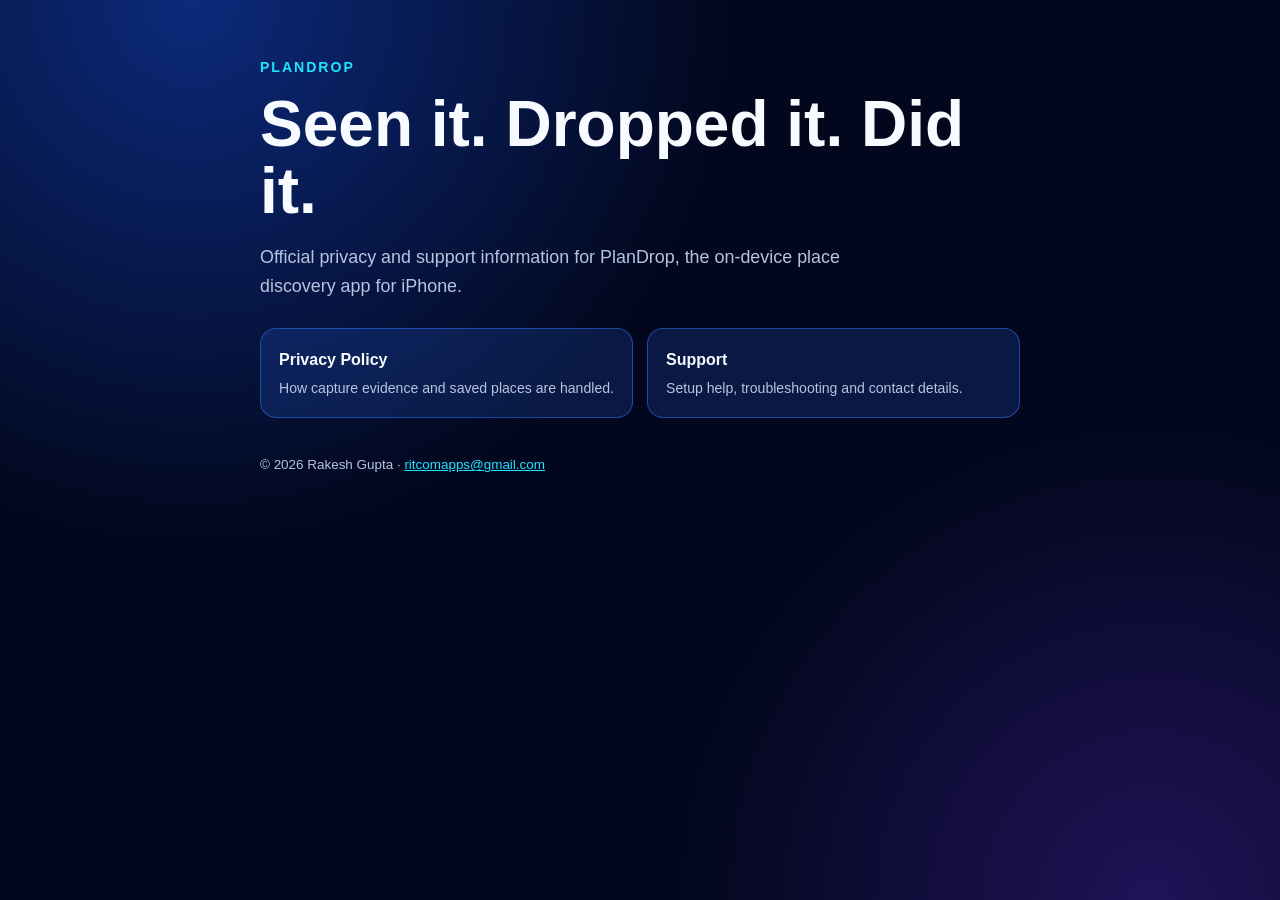
<file: index.html>
<!doctype html>
<html lang="en">
<head>
  <meta charset="utf-8">
  <meta name="viewport" content="width=device-width, initial-scale=1">
  <meta name="description" content="Official privacy and support information for PlanDrop.">
  <title>PlanDrop — Privacy & Support</title>
  <link rel="stylesheet" href="styles.css">
</head>
<body>
  <main>
    <div class="brand">PlanDrop</div>
    <h1>Seen it. Dropped it. Did it.</h1>
    <p class="lede">Official privacy and support information for PlanDrop, the on-device place discovery app for iPhone.</p>
    <div class="actions">
      <a class="action" href="privacy.html">Privacy Policy<span>How capture evidence and saved places are handled.</span></a>
      <a class="action" href="support.html">Support<span>Setup help, troubleshooting and contact details.</span></a>
    </div>
    <footer>© 2026 Rakesh Gupta · <a href="mailto:ritcomapps@gmail.com">ritcomapps@gmail.com</a></footer>
  </main>
</body>
</html>
</file>
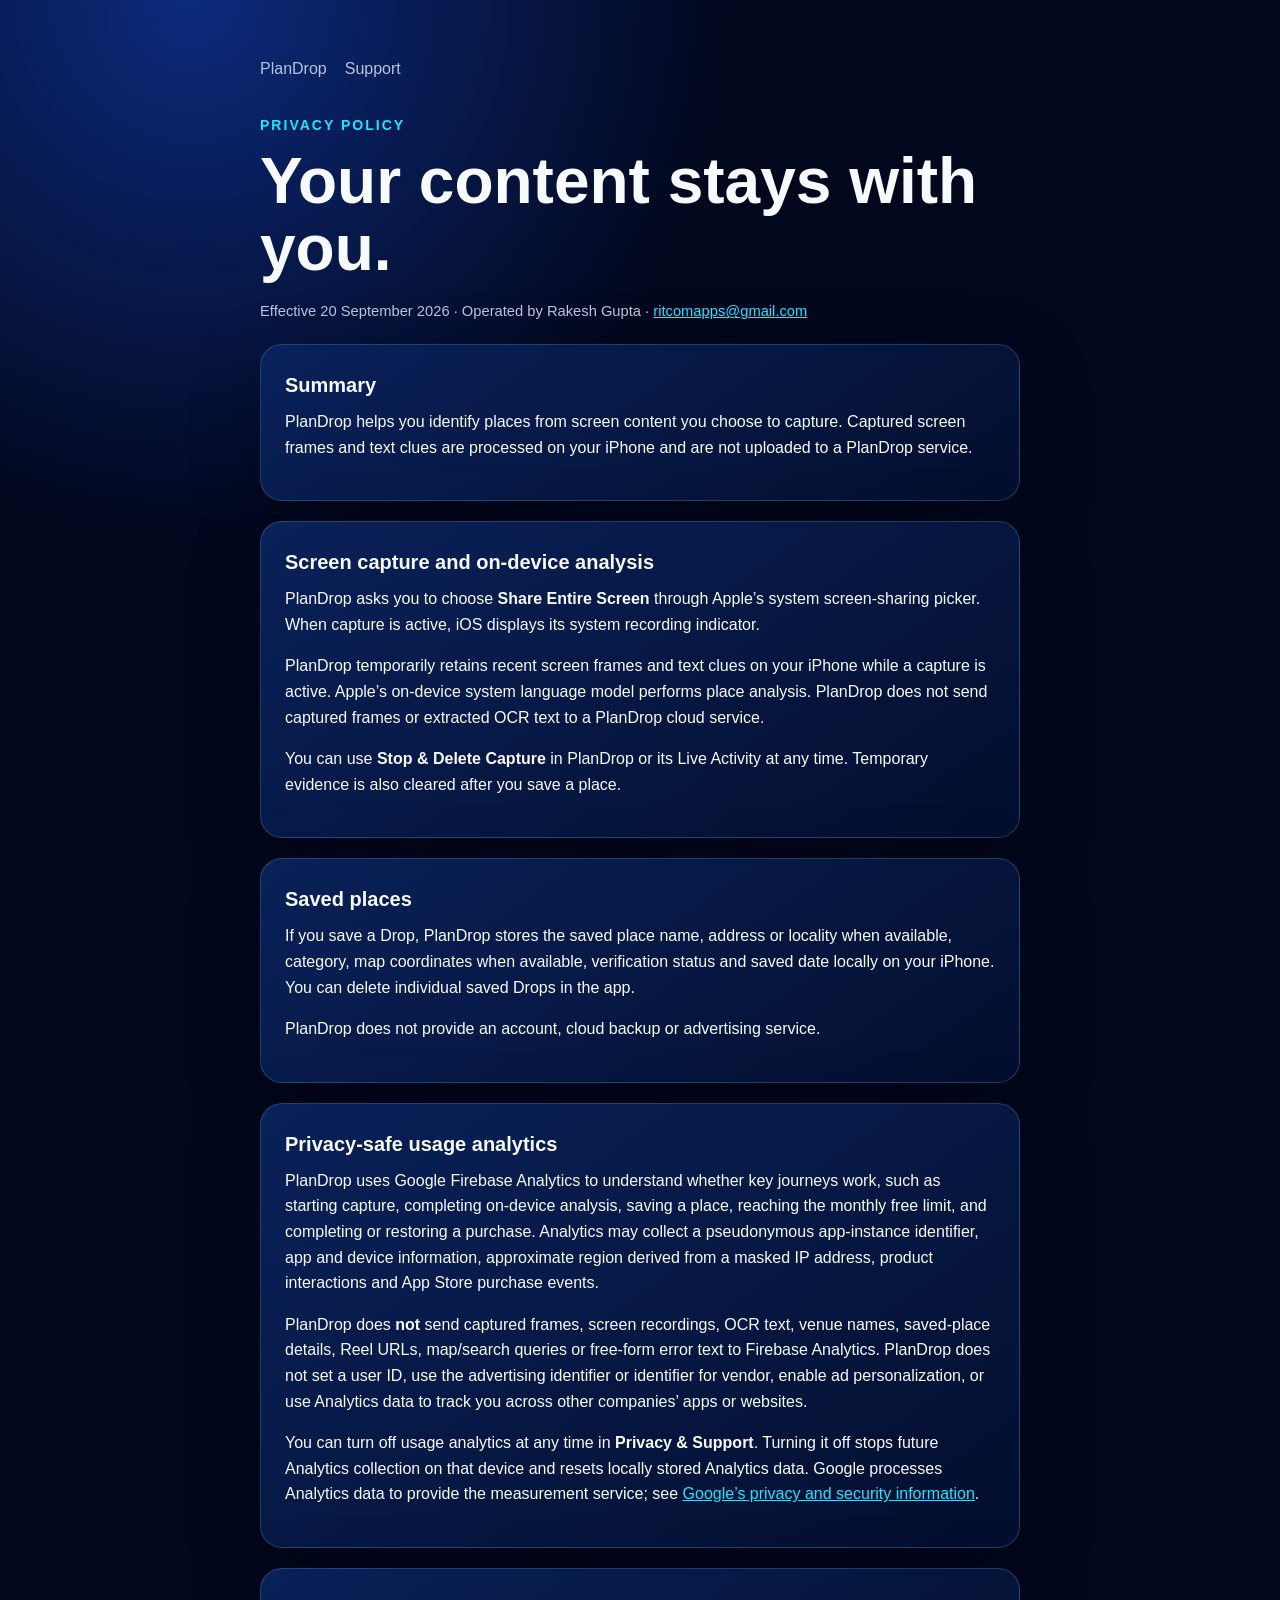
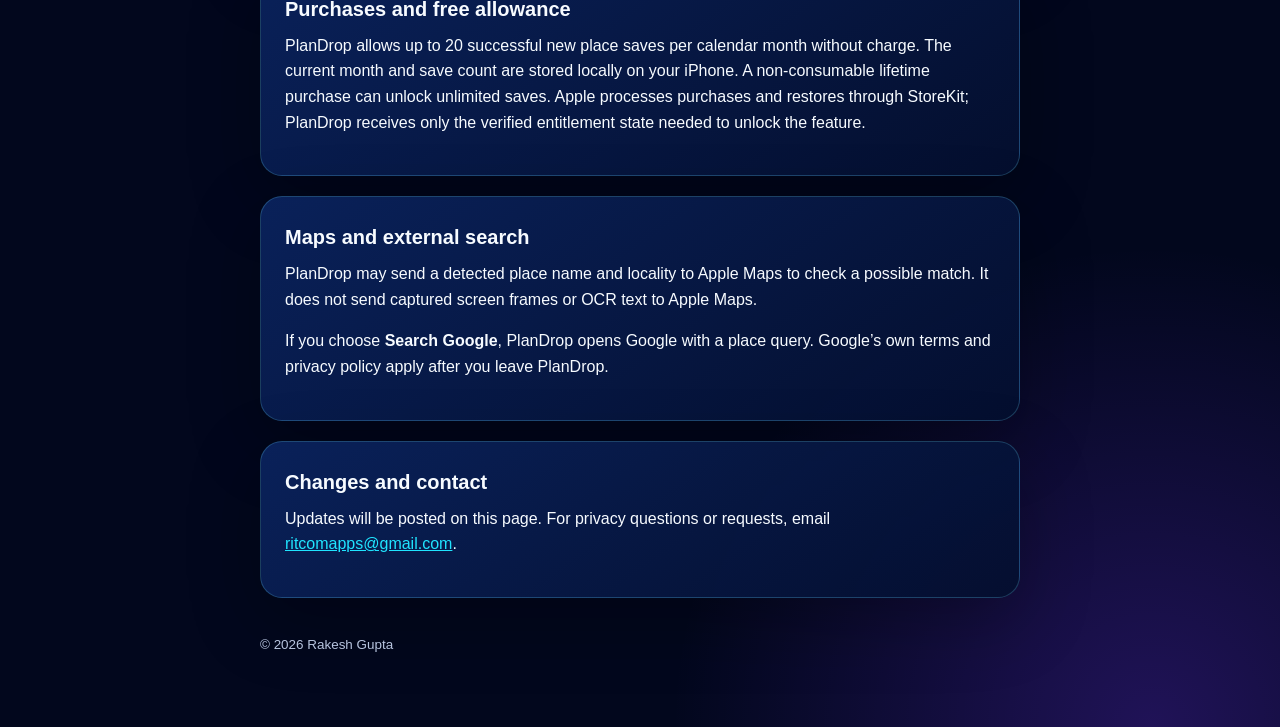
<file: privacy.html>
<!doctype html>
<html lang="en">
<head>
  <meta charset="utf-8">
  <meta name="viewport" content="width=device-width, initial-scale=1">
  <meta name="description" content="PlanDrop Privacy Policy.">
  <title>Privacy Policy — PlanDrop</title>
  <link rel="stylesheet" href="styles.css">
</head>
<body>
  <main>
    <nav><a href="index.html">PlanDrop</a><a href="support.html">Support</a></nav>
    <div class="brand">Privacy Policy</div>
    <h1>Your content stays with you.</h1>
    <p class="meta">Effective 20 September 2026 · Operated by Rakesh Gupta · <a href="mailto:ritcomapps@gmail.com">ritcomapps@gmail.com</a></p>

    <section class="card">
      <h2>Summary</h2>
      <p>PlanDrop helps you identify places from screen content you choose to capture. Captured screen frames and text clues are processed on your iPhone and are not uploaded to a PlanDrop service.</p>
    </section>

    <section class="card">
      <h2>Screen capture and on-device analysis</h2>
      <p>PlanDrop asks you to choose <strong>Share Entire Screen</strong> through Apple’s system screen-sharing picker. When capture is active, iOS displays its system recording indicator.</p>
      <p>PlanDrop temporarily retains recent screen frames and text clues on your iPhone while a capture is active. Apple’s on-device system language model performs place analysis. PlanDrop does not send captured frames or extracted OCR text to a PlanDrop cloud service.</p>
      <p>You can use <strong>Stop &amp; Delete Capture</strong> in PlanDrop or its Live Activity at any time. Temporary evidence is also cleared after you save a place.</p>
    </section>

    <section class="card">
      <h2>Saved places</h2>
      <p>If you save a Drop, PlanDrop stores the saved place name, address or locality when available, category, map coordinates when available, verification status and saved date locally on your iPhone. You can delete individual saved Drops in the app.</p>
      <p>PlanDrop does not provide an account, cloud backup or advertising service.</p>
    </section>

    <section class="card">
      <h2>Privacy-safe usage analytics</h2>
      <p>PlanDrop uses Google Firebase Analytics to understand whether key journeys work, such as starting capture, completing on-device analysis, saving a place, reaching the monthly free limit, and completing or restoring a purchase. Analytics may collect a pseudonymous app-instance identifier, app and device information, approximate region derived from a masked IP address, product interactions and App Store purchase events.</p>
      <p>PlanDrop does <strong>not</strong> send captured frames, screen recordings, OCR text, venue names, saved-place details, Reel URLs, map/search queries or free-form error text to Firebase Analytics. PlanDrop does not set a user ID, use the advertising identifier or identifier for vendor, enable ad personalization, or use Analytics data to track you across other companies’ apps or websites.</p>
      <p>You can turn off usage analytics at any time in <strong>Privacy &amp; Support</strong>. Turning it off stops future Analytics collection on that device and resets locally stored Analytics data. Google processes Analytics data to provide the measurement service; see <a href="https://firebase.google.com/support/privacy">Google’s privacy and security information</a>.</p>
    </section>

    <section class="card">
      <h2>Purchases and free allowance</h2>
      <p>PlanDrop allows up to 20 successful new place saves per calendar month without charge. The current month and save count are stored locally on your iPhone. A non-consumable lifetime purchase can unlock unlimited saves. Apple processes purchases and restores through StoreKit; PlanDrop receives only the verified entitlement state needed to unlock the feature.</p>
    </section>

    <section class="card">
      <h2>Maps and external search</h2>
      <p>PlanDrop may send a detected place name and locality to Apple Maps to check a possible match. It does not send captured screen frames or OCR text to Apple Maps.</p>
      <p>If you choose <strong>Search Google</strong>, PlanDrop opens Google with a place query. Google’s own terms and privacy policy apply after you leave PlanDrop.</p>
    </section>

    <section class="card">
      <h2>Changes and contact</h2>
      <p>Updates will be posted on this page. For privacy questions or requests, email <a href="mailto:ritcomapps@gmail.com">ritcomapps@gmail.com</a>.</p>
    </section>
    <footer>© 2026 Rakesh Gupta</footer>
  </main>
</body>
</html>
</file>
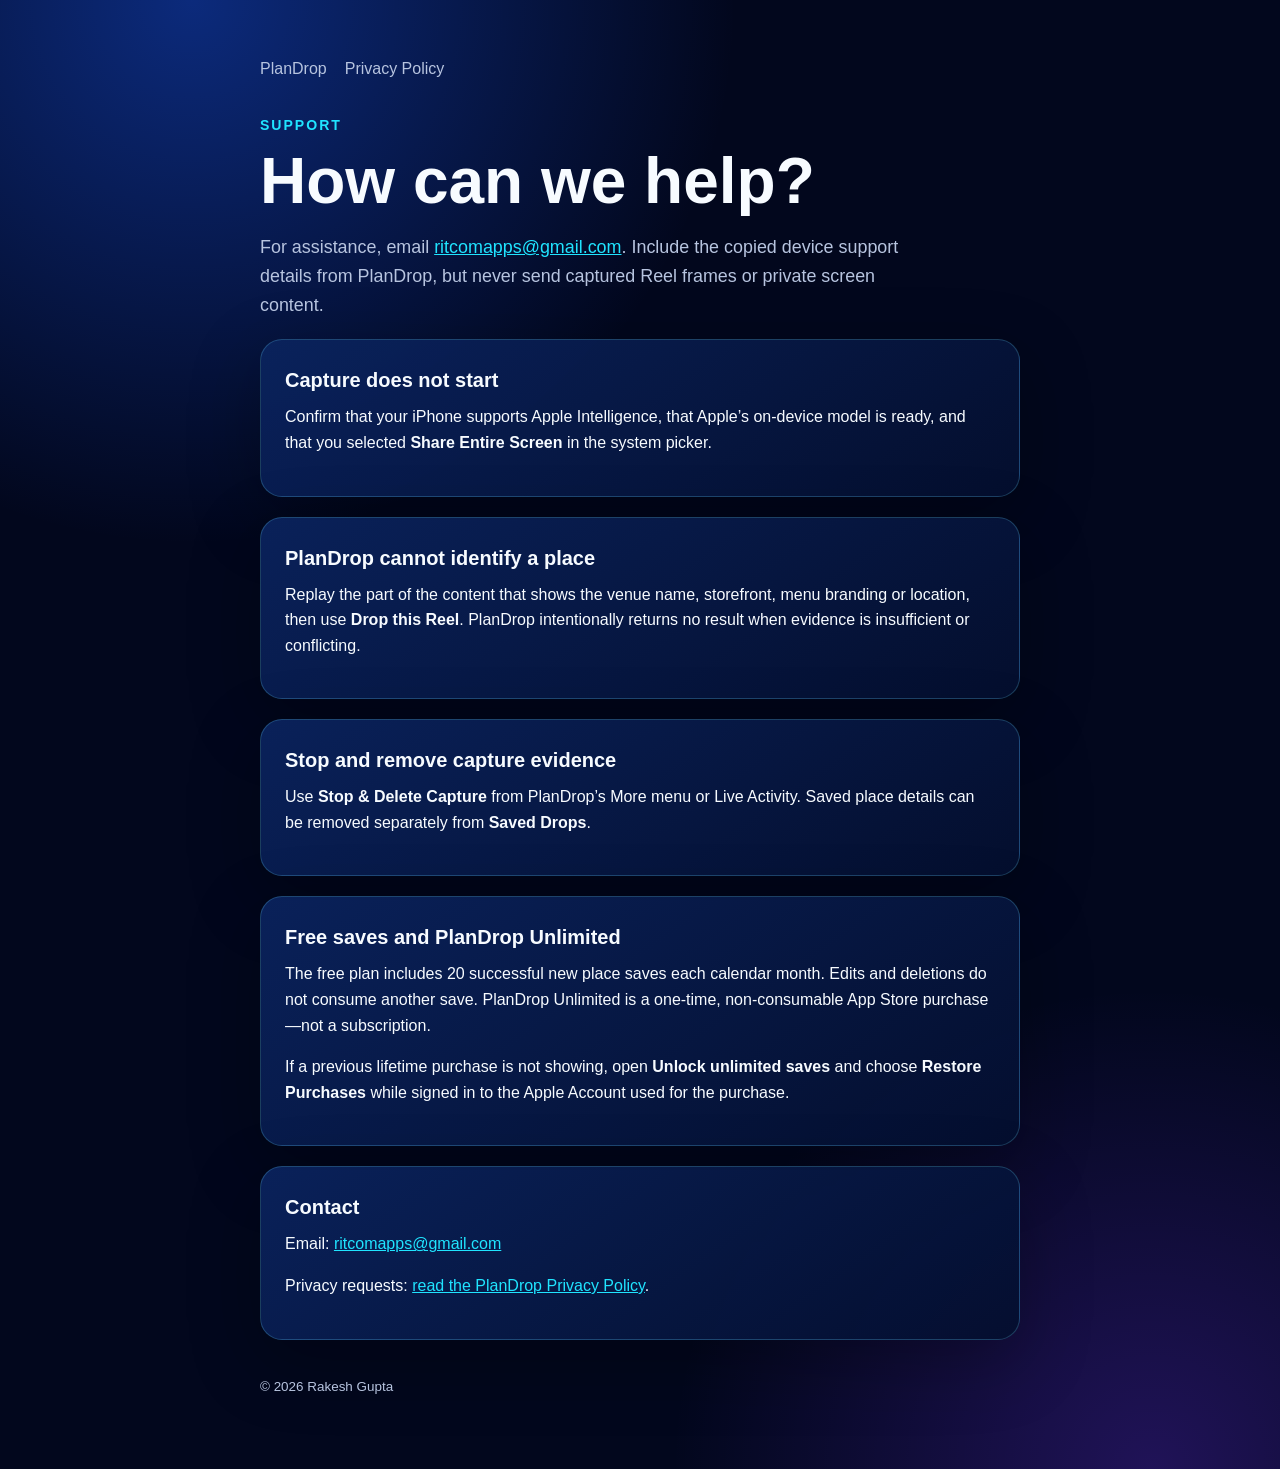
<file: support.html>
<!doctype html>
<html lang="en">
<head>
  <meta charset="utf-8">
  <meta name="viewport" content="width=device-width, initial-scale=1">
  <meta name="description" content="PlanDrop support and troubleshooting.">
  <title>Support — PlanDrop</title>
  <link rel="stylesheet" href="styles.css">
</head>
<body>
  <main>
    <nav><a href="index.html">PlanDrop</a><a href="privacy.html">Privacy Policy</a></nav>
    <div class="brand">Support</div>
    <h1>How can we help?</h1>
    <p class="lede">For assistance, email <a href="mailto:ritcomapps@gmail.com">ritcomapps@gmail.com</a>. Include the copied device support details from PlanDrop, but never send captured Reel frames or private screen content.</p>

    <section class="card">
      <h2>Capture does not start</h2>
      <p>Confirm that your iPhone supports Apple Intelligence, that Apple’s on-device model is ready, and that you selected <strong>Share Entire Screen</strong> in the system picker.</p>
    </section>

    <section class="card">
      <h2>PlanDrop cannot identify a place</h2>
      <p>Replay the part of the content that shows the venue name, storefront, menu branding or location, then use <strong>Drop this Reel</strong>. PlanDrop intentionally returns no result when evidence is insufficient or conflicting.</p>
    </section>

    <section class="card">
      <h2>Stop and remove capture evidence</h2>
      <p>Use <strong>Stop &amp; Delete Capture</strong> from PlanDrop’s More menu or Live Activity. Saved place details can be removed separately from <strong>Saved Drops</strong>.</p>
    </section>

    <section class="card">
      <h2>Free saves and PlanDrop Unlimited</h2>
      <p>The free plan includes 20 successful new place saves each calendar month. Edits and deletions do not consume another save. PlanDrop Unlimited is a one-time, non-consumable App Store purchase—not a subscription.</p>
      <p>If a previous lifetime purchase is not showing, open <strong>Unlock unlimited saves</strong> and choose <strong>Restore Purchases</strong> while signed in to the Apple Account used for the purchase.</p>
    </section>

    <section class="card">
      <h2>Contact</h2>
      <p>Email: <a href="mailto:ritcomapps@gmail.com">ritcomapps@gmail.com</a></p>
      <p>Privacy requests: <a href="privacy.html">read the PlanDrop Privacy Policy</a>.</p>
    </section>
    <footer>© 2026 Rakesh Gupta</footer>
  </main>
</body>
</html>
</file>
<file: styles.css>
:root {
  color-scheme: dark;
  --background: #02071d;
  --panel: #07153b;
  --border: rgba(111, 225, 255, 0.22);
  --text: #f7fbff;
  --muted: #b7c4df;
  --cyan: #20e4ff;
  --blue: #3478ff;
}

* { box-sizing: border-box; }

body {
  margin: 0;
  min-height: 100vh;
  background:
    radial-gradient(circle at 15% 0%, rgba(25, 91, 255, 0.42), transparent 34rem),
    radial-gradient(circle at 90% 100%, rgba(118, 52, 255, 0.26), transparent 30rem),
    var(--background);
  color: var(--text);
  font-family: -apple-system, BlinkMacSystemFont, "SF Pro Display", "Segoe UI", sans-serif;
  line-height: 1.6;
}

main {
  width: min(760px, calc(100% - 32px));
  margin: 0 auto;
  padding: 56px 0 72px;
}

.brand {
  color: var(--cyan);
  font-size: 0.88rem;
  font-weight: 750;
  letter-spacing: 0.14em;
  text-transform: uppercase;
}

h1 { font-size: clamp(2.25rem, 8vw, 4rem); line-height: 1.05; margin: 12px 0 18px; }
h2 { font-size: 1.25rem; margin: 0 0 8px; }
p { margin: 0 0 16px; }
a { color: var(--cyan); }

.lede { color: var(--muted); font-size: 1.12rem; max-width: 650px; }
.meta { color: var(--muted); font-size: 0.92rem; }

.card {
  background: linear-gradient(145deg, rgba(10, 35, 94, 0.94), rgba(4, 15, 47, 0.94));
  border: 1px solid var(--border);
  border-radius: 22px;
  margin-top: 20px;
  padding: 24px;
  box-shadow: 0 22px 70px rgba(0, 0, 0, 0.28);
}

.actions { display: grid; grid-template-columns: repeat(auto-fit, minmax(220px, 1fr)); gap: 14px; margin-top: 28px; }
.action {
  display: block;
  padding: 18px;
  border-radius: 16px;
  background: rgba(52, 120, 255, 0.17);
  border: 1px solid rgba(52, 120, 255, 0.5);
  color: var(--text);
  font-weight: 700;
  text-decoration: none;
}
.action span { display: block; color: var(--muted); font-size: 0.88rem; font-weight: 500; margin-top: 4px; }

footer { color: var(--muted); font-size: 0.84rem; margin-top: 36px; }
nav { display: flex; gap: 18px; flex-wrap: wrap; margin-bottom: 32px; }
nav a { color: var(--muted); text-decoration: none; }
nav a:hover, nav a:focus { color: var(--cyan); }

@media (max-width: 520px) {
  main { padding-top: 32px; }
  .card { padding: 20px; border-radius: 18px; }
}
</file>
